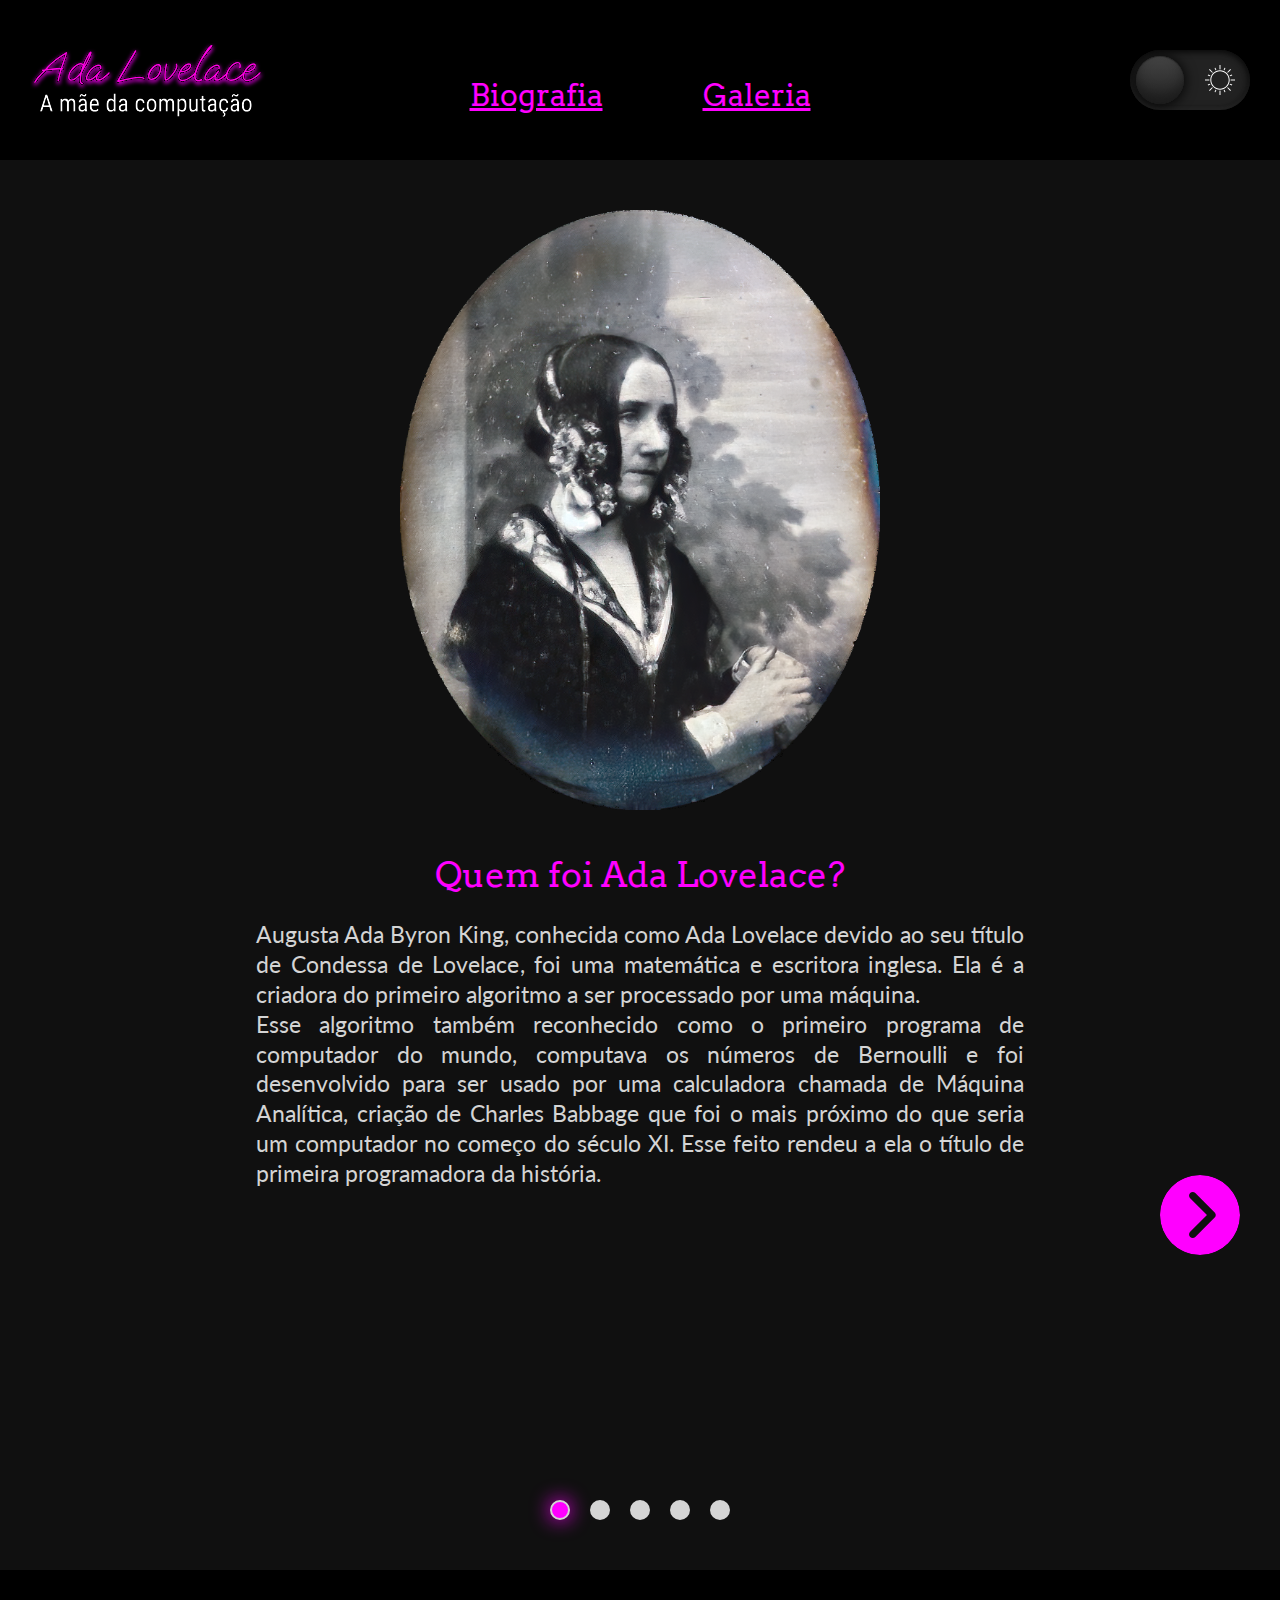
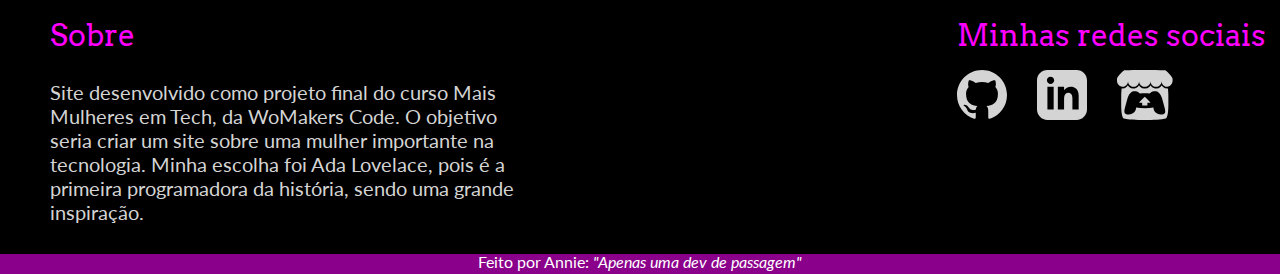
<file: index.html>
<!DOCTYPE html>
<html lang="pt-BR">

<head>
    <meta charset="UTF-8">
    <meta http-equiv="X-UA-Compatible" content="IE=edge">
    <meta name="viewport" content="width=device-width, initial-scale=1.0">
    <meta name="author" content="Annie Alves">
    <meta name="description" content="Site desenvolvido como Projeto Final do Potência Feminina: Mias mulheres ewm Tech, da WoMakers Code">

    <link rel="shortcut icon" type="image/png" href="./src/img/ada-icon.png">
    <link rel="preconnect" href="https://fonts.googleapis.com">
    <link rel="preconnect" href="https://fonts.gstatic.com" crossorigin>
    <link href="https://fonts.googleapis.com/css2?family=Lato&family=PT+Serif&display=swap" rel="stylesheet">
    <link href="https://fonts.googleapis.com/css2?family=Arvo&display=swap" rel="stylesheet">

    <link rel="stylesheet" href="./src/css/reset.css">
    <link rel="stylesheet" href="./src/css/style.css">
    <link rel="stylesheet" href="./src/css/responsive.css">

    <title>Ada Lovelace</title>



</head>

<body>
    <header class="header">
        <img class="logoAda" height="100px" class="logo" src="./src/img/AdaLogo.svg" alt="">
        <nav>
            <ul>
                <li>
                    <a class="nav-link" href="index.html">
                        Biografia
                    </a>
                </li>
                <li>
                    <a class="nav-link" href="galeria.html">
                        Galeria
                    </a>
                </li>
            </ul>
        </nav>
        <div>
            <div id="toggle">
                <i class="indicator">

                </i>
                <svg version="1.1" class="svg sun" xmlns="http://www.w3.org/2000/svg"
                    xmlns:xlink="http://www.w3.org/1999/xlink" x="0px" y="0px" viewBox="0 0 496 496"
                    style="enable-background:new 0 0 496 496;" xml:space="preserve">

                    <rect x="152.994" y="58.921" transform="matrix(0.3827 0.9239 -0.9239 0.3827 168.6176 -118.5145)"
                        width="40.001" height="16" />
                    <rect x="46.9" y="164.979" transform="matrix(0.9239 0.3827 -0.3827 0.9239 71.29 -12.4346)"
                        width="40.001" height="16" />
                    <rect x="46.947" y="315.048" transform="matrix(0.9239 -0.3827 0.3827 0.9239 -118.531 50.2116)"
                        width="40.001" height="16" />

                    <rect x="164.966" y="409.112" transform="matrix(-0.9238 -0.3828 0.3828 -0.9238 168.4872 891.7491)"
                        width="16" height="39.999" />

                    <rect x="303.031" y="421.036" transform="matrix(-0.3827 -0.9239 0.9239 -0.3827 50.2758 891.6655)"
                        width="40.001" height="16" />

                    <rect x="409.088" y="315.018" transform="matrix(-0.9239 -0.3827 0.3827 -0.9239 701.898 785.6559)"
                        width="40.001" height="16" />

                    <rect x="409.054" y="165.011" transform="matrix(-0.9239 0.3827 -0.3827 -0.9239 891.6585 168.6574)"
                        width="40.001" height="16" />
                    <rect x="315.001" y="46.895" transform="matrix(0.9238 0.3828 -0.3828 0.9238 50.212 -118.5529)"
                        width="16" height="39.999" />
                    <path d="M248,88c-88.224,0-160,71.776-160,160s71.776,160,160,160s160-71.776,160-160S336.224,88,248,88z M248,392
				c-79.4,0-144-64.6-144-144s64.6-144,144-144s144,64.6,144,144S327.4,392,248,392z" />
                    <rect x="240" width="16" height="72" />
                    <rect x="62.097" y="90.096" transform="matrix(0.7071 0.7071 -0.7071 0.7071 98.0963 -40.6334)"
                        width="71.999" height="16" />
                    <rect y="240" width="72" height="16" />

                    <rect x="90.091" y="361.915" transform="matrix(-0.7071 -0.7071 0.7071 -0.7071 -113.9157 748.643)"
                        width="16" height="71.999" />
                    <rect x="240" y="424" width="16" height="72" />

                    <rect x="361.881" y="389.915" transform="matrix(-0.7071 -0.7071 0.7071 -0.7071 397.8562 960.6281)"
                        width="71.999" height="16" />
                    <rect x="424" y="240" width="72" height="16" />
                    <rect x="389.911" y="62.091" transform="matrix(0.7071 0.7071 -0.7071 0.7071 185.9067 -252.6357)"
                        width="16" height="71.999" />
                </svg>
                <svg version="1.1" class="svg moon" xmlns="http://www.w3.org/2000/svg"
                    xmlns:xlink="http://www.w3.org/1999/xlink" x="0px" y="0px" viewBox="0 0 49.739 49.739"
                    style="enable-background:new 0 0 49.739 49.739;" xml:space="preserve">
                    <path d="M25.068,48.889c-9.173,0-18.017-5.06-22.396-13.804C-3.373,23.008,1.164,8.467,13.003,1.979l2.061-1.129l-0.615,2.268
       c-1.479,5.459-0.899,11.25,1.633,16.306c2.75,5.493,7.476,9.587,13.305,11.526c5.831,1.939,12.065,1.492,17.559-1.258v0
       c0.25-0.125,0.492-0.258,0.734-0.391l2.061-1.13l-0.585,2.252c-1.863,6.873-6.577,12.639-12.933,15.822
       C32.639,48.039,28.825,48.888,25.068,48.889z M12.002,4.936c-9.413,6.428-12.756,18.837-7.54,29.253
       c5.678,11.34,19.522,15.945,30.864,10.268c5.154-2.582,9.136-7.012,11.181-12.357c-5.632,2.427-11.882,2.702-17.752,0.748
       c-6.337-2.108-11.473-6.557-14.463-12.528C11.899,15.541,11.11,10.16,12.002,4.936z" />
                </svg>
                </label>
            </div>

        </div>
    </header>
    <main>
        <div class="port-c">
            <img class="p-ada" src="./src/img/ada fotografia.png" alt="">
        </div>

        <div class="wrapper">

            <div class="gradient-l">

                <svg class="arrow-left" id="previous" height="80px" version="1.1" xmlns="http://www.w3.org/2000/svg"
                    xmlns:xlink="http://www.w3.org/1999/xlink" viewBox="0 0 330 330" xml:space="preserve">
                    <path fill="currentColor" id="XMLID_6_" d="M165,0C74.019,0,0,74.019,0,165s74.019,165,165,165s165-74.019,165-165S255.981,0,165,0z M205.606,234.394 c5.858,5.857,5.858,15.355,0,21.213C202.678,258.535,198.839,260,195,260s-7.678-1.464-10.606-4.394l-80-79.998 c-2.813-2.813-4.394-6.628-4.394-10.606c0-3.978,1.58-7.794,4.394-10.607l80-80.002c5.857-5.858,15.355-5.858,21.213,0
                c5.858,5.857,5.858,15.355,0,21.213l-69.393,69.396L205.606,234.394z" />
                </svg>



            </div>

            <div class="gradient-r">
                <svg class="arrow-right" id="next" fill="#000000" height="80px" version="1.1"
                    xmlns="http://www.w3.org/2000/svg" xmlns:xlink="http://www.w3.org/1999/xlink" viewBox="0 0 330 330"
                    xml:space="preserve">
                    <path fill="currentColor" id="XMLID_2_"
                        d="M165,0C74.019,0,0,74.019,0,165s74.019,165,165,165s165-74.019,165-165S255.981,0,165,0z M225.606,175.605 l-80,80.002C142.678,258.535,138.839,260,135,260s-7.678-1.464-10.606-4.394c-5.858-5.857-5.858-15.355,0-21.213l69.393-69.396 l-69.393-69.392c-5.858-5.857-5.858-15.355,0-21.213c5.857-5.858,15.355-5.858,21.213,0l80,79.998 c2.814,2.813,4.394,6.628,4.394,10.606C230,168.976,228.42,172.792,225.606,175.605z" />
                </svg>
            </div>







            <div class="slider active">
                <section class="info">
                    <h3 class="title"> Quem foi Ada Lovelace?</h3>
                    <p class="texto">Augusta Ada Byron King, conhecida como Ada Lovelace devido ao seu título de
                        Condessa de Lovelace, foi uma matemática e escritora inglesa. Ela é a criadora do
                        primeiro algoritmo a ser processado por uma máquina.<br> Esse algoritmo também
                        reconhecido como o primeiro programa de computador do mundo, computava os números de
                        Bernoulli e foi desenvolvido para ser usado por uma calculadora chamada de Máquina
                        Analítica, criação de Charles Babbage que foi o mais próximo do que seria um computador
                        no começo do século XI. Esse feito rendeu a ela o título de primeira programadora da
                        história.
                    </p>
                </section>
            </div>


            <div class="slider">
                <section class="info">
                    <h3 class="title"> Nascimento e Infância</h3>
                    <p class="texto">Nascida em 10 de dezembro de 1815 em Londres, Ada é filha do poeta Lord
                        Byron e da matemática e baronesa Anne Isabella Milbanke.
                        <br>
                        Um mês após o seu nascimento seus pais se separam. Lord Bryon então se muda para Grécia,
                        onde faleceu durante a guerra, quando Ada tinha 8 anos. Sua mãe, com medo que Ada
                        seguisse os caminhos poéticos do pai (os quais ela considerava insanidades), decide
                        educar a garota de forma a promover o interesse dela por lógica matemática e música. Mas
                        Ada acreditava que a imaginação fosse essencial na ciência. Graças a essa imaginação,
                        aos 12 anos esc reveu um livro, Flyology, inspirado por seus fascínio por pássaros e sua
                        imaginação sobre como seria voar.
                        <br>
                        <br>
                    </p>
                    <p class="quote">
                        <em>“A imaginação é a faculdade da descoberta, predominantemente. É ela que penetra nos
                            mundos invisíveis que nos rodeiam, nos mundos da ciência.”
                            <br>
                            <br>
                            &nbsp - &nbsp Ada Lovelace</em>
                    </p>
                </section>
            </div>

            <div class="slider">
                <section class="info">
                    <h3 class="title"> Conhecendo Charles Babbage </h3>
                    <p class="texto">
                        Quando Ada tinha 17 anos ela conheceu a também matemática Mary Somerville, que traduzia
                        as obras do matemático e físico Pierre-Simon Laplace. Mary se tornou amiga e tutora de
                        Ada, a incentivando a estudar matemática e tecnologia.
                        Em 1834, aos 19 anos, Ada é convidada para um jantar na casa de Mary, e lá conhece o
                        matemático e inventor Charles Babbage. Durante o jantar Babbage comentou sobre o projeto
                        em que estava trabalhando. Se tratava de uma máquina diferencial, capaz de realizar
                        cálculos de polinômio de forma mecânica. Ada se interessou pelo assunto, mas de início a
                        parceria não ocorre. Ao visitar um parque industrial britânico, Ada se interessa pelo tear
                        mecânico de Jacquard, uma máquina que utilizava cartões perfurados para criar padrões
                        nos tecidos.
                    </p>
                </section>
            </div>


            <div class="slider">
                <section class="info">
                    <h3 class="title">Criação do primeiro algoritmo</h3>
                    <p class="texto">Em 1835 Ada casou-se com William 8th Baron King, com quem teve 3 filhos.
                        Porém, Ada adoece após o nascimento da segunda criança. Nesse periodo, ela volta a
                        estudar matemática, agora sob tutoria do matemático Augustus de Morgan. Nesse período
                        ela também se reaproxima de Babbage, e fica a parte de sua nova ideia, a máquina
                        análitica. Em 1842, Babbage expôs em um seminário seus cálculos sobre essa máquina.
                        Então, o engenheiro e matemático Luigi Menabrea fez do seminário um artigo em frânces,
                        publicado no mesmo ano. Então Babbage dá a Ada
                        a tarefa de traduzir o artigo para o inglês, adicionando suas notas pessoais. Em 1843
                        Ada termina a tradução, resultando em um texto 3 vezes maior que o original. As notas de Ada foram
                        classificadas de A a G, sendo a nota G que a virir a ser conhecida como o primeiro
                        algoritmo de computador do mundo. Se tratava de um algoritmo que computava os números
                        Bernoulli, sequência matemática de números racionais profundamente relacionada com a
                        teoria dos números. Esse foi o primeiro algoritmo de computador da história.</p>
                </section>
            </div>


            <div class="slider">
                <section class="info">
                    <h3 class="title"> Morte e legado</h3>
                    <p class="texto">Ada Lovelace morreu de câncer de útero, aos 36 anos, em 27 de Dezembro de
                        1852. Suas notas só foram publicadas mais de cem anos após sua morte. Alan Turing,
                        considerado o pai da computação moderna, referenciou o trabalho de Ada Lovelace. <br>
                        A linguagem de programação "Ada" foi criada em homenagem a ela pelo Departamento de Defesa
                        dos Estados Unidos e formalizada em 1980. Um ano depois, a Associação de Mulheres na
                        Computação criou o Prêmio Ada Lovelace. Em 1998, A Associação Britânica de Computação
                        criou a Medalha Lovelace.

                        Em 2016, em Londres, foi inaugurada a faculdade Ada National College for Digital Skills,
                        focada em tecnologia, em homenagem à cientista. Já em 27 de julho de 2018, o senador
                        americano Ron Wyden estabeleceu 9 de outubro como Dia Nacional Ada Lovelace, tendo como
                        justificativa honrar a vida e as contribuições dela “como uma das principais mulheres em
                        ciências e matemática” da história. Antes, toda terça-feira de outubro já era
                        considerada “Ada Lovelace Day”.

                    </p>
                </section>
            </div>

            <div class="btn-container">
                <button class="botao-info ativo"></button>
                <button class="botao-info"></button>
                <button class="botao-info"></button>
                <button class="botao-info"></button>
                <button class="botao-info"></button>
            </div>

        </div>

    </main>


    <footer class="footer">
        <div class="footer-container">
            <section class="about">
                <h4 class="title sobre">
                    Sobre
                </h4>
                <p class="info-site">
                    Site desenvolvido como projeto final do curso Mais Mulheres em Tech, da WoMakers Code. O objetivo
                    seria
                    criar um site sobre uma mulher importante na tecnologia. Minha escolha foi Ada Lovelace, pois é a
                    primeira programadora da história, sendo uma grande inspiração.
                </p>
            </section>

            <div class="social">
                <h4 class="title sobre">
                    Minhas redes sociais
                    <div class="icones-container">
                        <a class="link" aria-label="GitHub" target="blank" href="https://github.com/AnnieAlves/">
                            <svg xmlns="http://www.w3.org/2000/svg" width="50" height="50" viewBox="0 0 24 24">
                                <path fill="currentColor"
                                    d="M12 0c-6.626 0-12 5.373-12 12 0 5.302 3.438 9.8 8.207 11.387.599.111.793-.261.793-.577v-2.234c-3.338.726-4.033-1.416-4.033-1.416-.546-1.387-1.333-1.756-1.333-1.756-1.089-.745.083-.729.083-.729 1.205.084 1.839 1.237 1.839 1.237 1.07 1.834 2.807 1.304 3.492.997.107-.775.418-1.305.762-1.604-2.665-.305-5.467-1.334-5.467-5.931 0-1.311.469-2.381 1.236-3.221-.124-.303-.535-1.524.117-3.176 0 0 1.008-.322 3.301 1.23.957-.266 1.983-.399 3.003-.404 1.02.005 2.047.138 3.006.404 2.291-1.552 3.297-1.23 3.297-1.23.653 1.653.242 2.874.118 3.176.77.84 1.235 1.911 1.235 3.221 0 4.609-2.807 5.624-5.479 5.921.43.372.823 1.102.823 2.222v3.293c0 .319.192.694.801.576 4.765-1.589 8.199-6.086 8.199-11.386 0-6.627-5.373-12-12-12z" />
                            </svg>
                        </a>
                        <a class="link" aria-label="LinkedIn" target="blank"
                            href="https://www.linkedin.com/in/annie-alves/">
                            <svg xmlns="http://www.w3.org/2000/svg" width="50" height="50" viewBox="0 0 24 24">
                                <path fill="currentColor"
                                    d="M19 0h-14c-2.761 0-5 2.239-5 5v14c0 2.761 2.239 5 5 5h14c2.762 0 5-2.239 5-5v-14c0-2.761-2.238-5-5-5zm-11 19h-3v-11h3v11zm-1.5-12.268c-.966 0-1.75-.79-1.75-1.764s.784-1.764 1.75-1.764 1.75.79 1.75 1.764-.783 1.764-1.75 1.764zm13.5 12.268h-3v-5.604c0-3.368-4-3.113-4 0v5.604h-3v-11h3v1.765c1.396-2.586 7-2.777 7 2.476v6.759z" />
                            </svg>
                        </a>
                        <a class="link" aria-label="Itch.io" target="blank" href="https://firebenderannie.itch.io">
                            <svg xmlns="http://www.w3.org/2000/svg" height="50" viewBox="0 0 245.371 220.736">
                                <path fill="currentColor"
                                    d="M31.99 1.365C21.287 7.72.2 31.945 0 38.298v10.516C0 62.144 12.46 73.86 23.773 73.86c13.584 0 24.902-11.258 24.903-24.62 0 13.362 10.93 24.62 24.515 24.62 13.586 0 24.165-11.258 24.165-24.62 0 13.362 11.622 24.62 25.207 24.62h.246c13.586 0 25.208-11.258 25.208-24.62 0 13.362 10.58 24.62 24.164 24.62 13.585 0 24.515-11.258 24.515-24.62 0 13.362 11.32 24.62 24.903 24.62 11.313 0 23.773-11.714 23.773-25.046V38.298c-.2-6.354-21.287-30.58-31.988-36.933C180.118.197 157.056-.005 122.685 0c-34.37.003-81.228.54-90.697 1.365zm65.194 66.217a28.025 28.025 0 0 1-4.78 6.155c-5.128 5.014-12.157 8.122-19.906 8.122a28.482 28.482 0 0 1-19.948-8.126c-1.858-1.82-3.27-3.766-4.563-6.032l-.006.004c-1.292 2.27-3.092 4.215-4.954 6.037a28.5 28.5 0 0 1-19.948 8.12c-.934 0-1.906-.258-2.692-.528-1.092 11.372-1.553 22.24-1.716 30.164l-.002.045c-.02 4.024-.04 7.333-.06 11.93.21 23.86-2.363 77.334 10.52 90.473 19.964 4.655 56.7 6.775 93.555 6.788h.006c36.854-.013 73.59-2.133 93.554-6.788 12.883-13.14 10.31-66.614 10.52-90.474-.022-4.596-.04-7.905-.06-11.93l-.003-.045c-.162-7.926-.623-18.793-1.715-30.165-.786.27-1.757.528-2.692.528a28.5 28.5 0 0 1-19.948-8.12c-1.862-1.822-3.662-3.766-4.955-6.037l-.006-.004c-1.294 2.266-2.705 4.213-4.563 6.032a28.48 28.48 0 0 1-19.947 8.125c-7.748 0-14.778-3.11-19.906-8.123a28.025 28.025 0 0 1-4.78-6.155 27.99 27.99 0 0 1-4.736 6.155 28.49 28.49 0 0 1-19.95 8.124c-.27 0-.54-.012-.81-.02h-.007c-.27.008-.54.02-.813.02a28.49 28.49 0 0 1-19.95-8.123 27.992 27.992 0 0 1-4.736-6.155zm-20.486 26.49l-.002.01h.015c8.113.017 15.32 0 24.25 9.746 7.028-.737 14.372-1.105 21.722-1.094h.006c7.35-.01 14.694.357 21.723 1.094 8.93-9.747 16.137-9.73 24.25-9.746h.014l-.002-.01c3.833 0 19.166 0 29.85 30.007L210 165.244c8.504 30.624-2.723 31.373-16.727 31.4-20.768-.773-32.267-15.855-32.267-30.935-11.496 1.884-24.907 2.826-38.318 2.827h-.006c-13.412 0-26.823-.943-38.318-2.827 0 15.08-11.5 30.162-32.267 30.935-14.004-.027-25.23-.775-16.726-31.4L46.85 124.08C57.534 94.073 72.867 94.073 76.7 94.073zm45.985 23.582v.006c-.02.02-21.863 20.08-25.79 27.215l14.304-.573v12.474c0 .584 5.74.346 11.486.08h.006c5.744.266 11.485.504 11.485-.08v-12.474l14.304.573c-3.928-7.135-25.79-27.215-25.79-27.215v-.006l-.003.002z" />
                            </svg>
                        </a>
                    </div>
                </h4>

            </div>
        </div>
        <div class="credit">
            <p class="credit-text"> Feito por Annie: <em>"Apenas uma dev de passagem"</em></p>
        </div>



    </footer>

    <script src="./src/js/index.js"></script>
    <script src="./src/js/slider.js"></script>


</body>

</html>
</file>
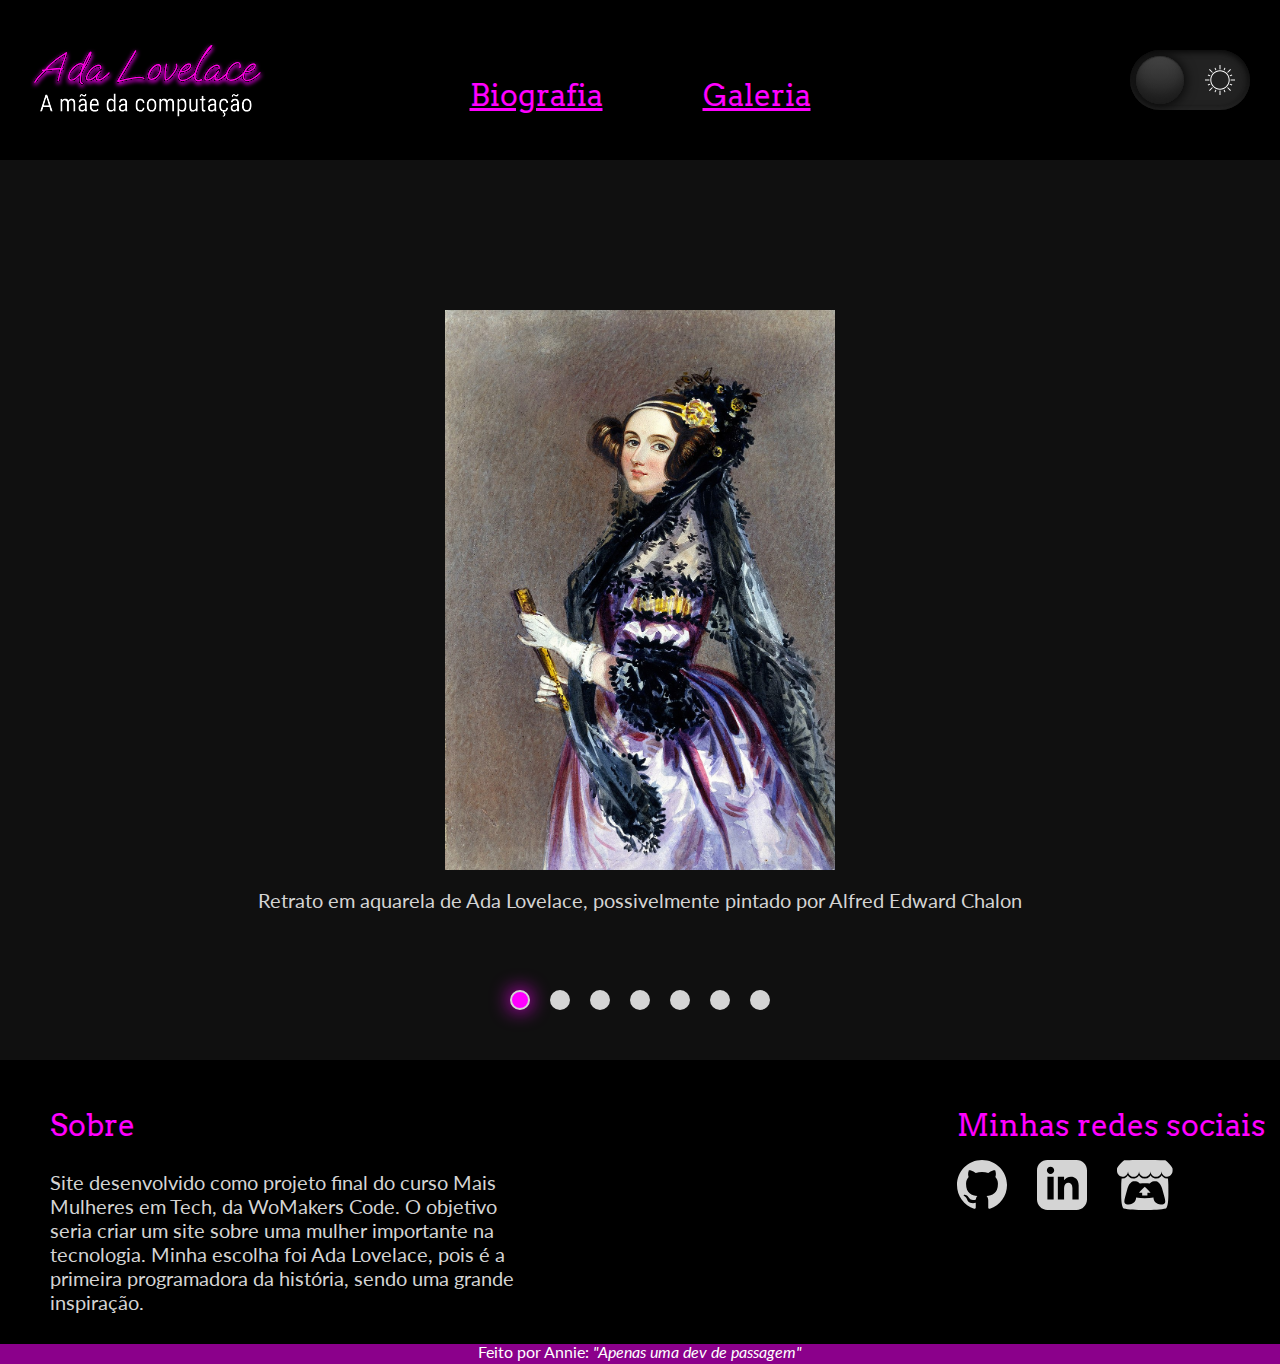
<file: galeria.html>
<!DOCTYPE html>
<html lang="pt-BR" class="dark-theme">

</html>

<head>
    <meta charset="UTF-8">
    <meta http-equiv="X-UA-Compatible" content="IE=edge">
    <meta name="viewport" content="width=device-width, initial-scale=1.0">
    <meta name="author" content="Annie Alves">
    <meta name="description"
        content="Site desenvolvido como Projeto Final do Potência Feminina: Mias mulheres ewm Tech, da WoMakers Code">

    <link rel="shortcut icon" type="image/png" href="./src/img/ada-icon.png">
    <link rel="preconnect" href="https://fonts.googleapis.com">
    <link rel="preconnect" href="https://fonts.gstatic.com" crossorigin>
    <link href="https://fonts.googleapis.com/css2?family=Lato&family=PT+Serif&display=swap" rel="stylesheet">
    <link href="https://fonts.googleapis.com/css2?family=Arvo&display=swap" rel="stylesheet">

    <link rel="stylesheet" href="./src/css/reset.css">
    <link rel="stylesheet" href="./src/css/style.css">
    <link rel="stylesheet" href="./src/css/responsive.css">

    <title>Ada Lovelace</title>



</head>

<body>

    <header class="header">
        <img class="logoAda" height="100px" class="logo" src="./src/img/Ada.svg" alt="">
        <nav>
            <ul>
                <li>
                    <a class="nav-link" href="index.html">
                        Biografia
                    </a>
                </li>
                <li>
                    <a class="nav-link" href="galeria.html">
                        Galeria
                    </a>
                </li>
            </ul>
        </nav>
        <div>
            <div id="toggle">
                <i class="indicator">

                </i>
                <svg version="1.1" class="svg sun" xmlns="http://www.w3.org/2000/svg"
                    xmlns:xlink="http://www.w3.org/1999/xlink" x="0px" y="0px" viewBox="0 0 496 496"
                    style="enable-background:new 0 0 496 496;" xml:space="preserve">

                    <rect x="152.994" y="58.921" transform="matrix(0.3827 0.9239 -0.9239 0.3827 168.6176 -118.5145)"
                        width="40.001" height="16" />
                    <rect x="46.9" y="164.979" transform="matrix(0.9239 0.3827 -0.3827 0.9239 71.29 -12.4346)"
                        width="40.001" height="16" />
                    <rect x="46.947" y="315.048" transform="matrix(0.9239 -0.3827 0.3827 0.9239 -118.531 50.2116)"
                        width="40.001" height="16" />

                    <rect x="164.966" y="409.112" transform="matrix(-0.9238 -0.3828 0.3828 -0.9238 168.4872 891.7491)"
                        width="16" height="39.999" />

                    <rect x="303.031" y="421.036" transform="matrix(-0.3827 -0.9239 0.9239 -0.3827 50.2758 891.6655)"
                        width="40.001" height="16" />

                    <rect x="409.088" y="315.018" transform="matrix(-0.9239 -0.3827 0.3827 -0.9239 701.898 785.6559)"
                        width="40.001" height="16" />

                    <rect x="409.054" y="165.011" transform="matrix(-0.9239 0.3827 -0.3827 -0.9239 891.6585 168.6574)"
                        width="40.001" height="16" />
                    <rect x="315.001" y="46.895" transform="matrix(0.9238 0.3828 -0.3828 0.9238 50.212 -118.5529)"
                        width="16" height="39.999" />
                    <path d="M248,88c-88.224,0-160,71.776-160,160s71.776,160,160,160s160-71.776,160-160S336.224,88,248,88z M248,392
				c-79.4,0-144-64.6-144-144s64.6-144,144-144s144,64.6,144,144S327.4,392,248,392z" />
                    <rect x="240" width="16" height="72" />
                    <rect x="62.097" y="90.096" transform="matrix(0.7071 0.7071 -0.7071 0.7071 98.0963 -40.6334)"
                        width="71.999" height="16" />
                    <rect y="240" width="72" height="16" />

                    <rect x="90.091" y="361.915" transform="matrix(-0.7071 -0.7071 0.7071 -0.7071 -113.9157 748.643)"
                        width="16" height="71.999" />
                    <rect x="240" y="424" width="16" height="72" />

                    <rect x="361.881" y="389.915" transform="matrix(-0.7071 -0.7071 0.7071 -0.7071 397.8562 960.6281)"
                        width="71.999" height="16" />
                    <rect x="424" y="240" width="72" height="16" />
                    <rect x="389.911" y="62.091" transform="matrix(0.7071 0.7071 -0.7071 0.7071 185.9067 -252.6357)"
                        width="16" height="71.999" />
                </svg>
                <svg version="1.1" class="svg moon" xmlns="http://www.w3.org/2000/svg"
                    xmlns:xlink="http://www.w3.org/1999/xlink" x="0px" y="0px" viewBox="0 0 49.739 49.739"
                    style="enable-background:new 0 0 49.739 49.739;" xml:space="preserve">
                    <path d="M25.068,48.889c-9.173,0-18.017-5.06-22.396-13.804C-3.373,23.008,1.164,8.467,13.003,1.979l2.061-1.129l-0.615,2.268
       c-1.479,5.459-0.899,11.25,1.633,16.306c2.75,5.493,7.476,9.587,13.305,11.526c5.831,1.939,12.065,1.492,17.559-1.258v0
       c0.25-0.125,0.492-0.258,0.734-0.391l2.061-1.13l-0.585,2.252c-1.863,6.873-6.577,12.639-12.933,15.822
       C32.639,48.039,28.825,48.888,25.068,48.889z M12.002,4.936c-9.413,6.428-12.756,18.837-7.54,29.253
       c5.678,11.34,19.522,15.945,30.864,10.268c5.154-2.582,9.136-7.012,11.181-12.357c-5.632,2.427-11.882,2.702-17.752,0.748
       c-6.337-2.108-11.473-6.557-14.463-12.528C11.899,15.541,11.11,10.16,12.002,4.936z" />
                </svg>
                </label>
            </div>

        </div>
    </header>



    <div class="conteudo">
        <div class="img-container">
            <div class="image active">
                <img class="img" src="./src/img/Watercolour portrait of Ada King, Countess of Lovelace, c. 1840, possibly by Alfred Edward Chalon.jpg" alt="Aquarela de Ada Lovelace">
                <p class="img-desc"> Retrato em aquarela de Ada Lovelace, possivelmente pintado por Alfred Edward Chalon</p>
            </div>


            <div class="image">
                <img class="img" src="./src/img/Ada_Lovelace_child_portrait_Somerville_College.jpg">
                <p class="img-desc"> Retrato de Ada Lovelace aos 7 anos</p>
            </div>

            <div class="image">
                <img class="img" src="./src/img/Ada_Byron_aged_seventeen_(1832).jpg">
                <p class="img-desc"> Ada Lovelace aos 17 anos</p>
            </div>


            <div class="image">
                <img class="img" src="./src/img/Portrait of Ada by British painter Margaret Sarah Carpenter (1836).jpg">
                <p class="img-desc"> Retrato de Ada, pintado em 1836 por Margaret Sarah Carpenter </p>
            </div>


            <div class="image">
                <img class="img" src="./src/img/ada fotografia.png">
                <p class="img-desc">  Daguerreótipo, tirada por Antoine Claudet em 1843 </p>
            </div>

            <div class="image">
                <img class="img" src="./src/img/nota g.jpg">
                <p class="img-desc">  Diagrama da "nota G", primeiro algoritmo de computador </p>
            </div>


            <div class="image">
                <img class="img" src="./src/img/desenho-maquina-analitica.png">
                <p class="img-desc">  Representação gráfica da Máquina Analítica, de Charles Babbage</p>
            </div>      

        </div>        

    

        <div class="btn-container">
            <button class="botao-info ativo"></button>
            <button class="botao-info"></button>
            <button class="botao-info"></button>
            <button class="botao-info"></button>
            <button class="botao-info"></button>
            <button class="botao-info"></button>
            <button class="botao-info"></button>
        </div>

    </div>






    <footer class="footer">
        <div class="footer-container">
            <section class="about">
                <h4 class="title sobre">
                    Sobre
                </h4>
                <p class="info-site">
                    Site desenvolvido como projeto final do curso Mais Mulheres em Tech, da WoMakers Code. O objetivo
                    seria
                    criar um site sobre uma mulher importante na tecnologia. Minha escolha foi Ada Lovelace, pois é a
                    primeira programadora da história, sendo uma grande inspiração.
                </p>
            </section>

            <div class="social">
                <h4 class="title sobre">
                    Minhas redes sociais
                    <div class="icones-container">
                        <a class="link" aria-label="GitHub" target="blank" href="https://github.com/AnnieAlves/">
                            <svg xmlns="http://www.w3.org/2000/svg" width="50" height="50" viewBox="0 0 24 24">
                                <path fill="currentColor"
                                    d="M12 0c-6.626 0-12 5.373-12 12 0 5.302 3.438 9.8 8.207 11.387.599.111.793-.261.793-.577v-2.234c-3.338.726-4.033-1.416-4.033-1.416-.546-1.387-1.333-1.756-1.333-1.756-1.089-.745.083-.729.083-.729 1.205.084 1.839 1.237 1.839 1.237 1.07 1.834 2.807 1.304 3.492.997.107-.775.418-1.305.762-1.604-2.665-.305-5.467-1.334-5.467-5.931 0-1.311.469-2.381 1.236-3.221-.124-.303-.535-1.524.117-3.176 0 0 1.008-.322 3.301 1.23.957-.266 1.983-.399 3.003-.404 1.02.005 2.047.138 3.006.404 2.291-1.552 3.297-1.23 3.297-1.23.653 1.653.242 2.874.118 3.176.77.84 1.235 1.911 1.235 3.221 0 4.609-2.807 5.624-5.479 5.921.43.372.823 1.102.823 2.222v3.293c0 .319.192.694.801.576 4.765-1.589 8.199-6.086 8.199-11.386 0-6.627-5.373-12-12-12z" />
                            </svg>
                        </a>
                        <a class="link" aria-label="LinkedIn" target="blank"
                            href="https://www.linkedin.com/in/annie-alves/">
                            <svg xmlns="http://www.w3.org/2000/svg" width="50" height="50" viewBox="0 0 24 24">
                                <path fill="currentColor"
                                    d="M19 0h-14c-2.761 0-5 2.239-5 5v14c0 2.761 2.239 5 5 5h14c2.762 0 5-2.239 5-5v-14c0-2.761-2.238-5-5-5zm-11 19h-3v-11h3v11zm-1.5-12.268c-.966 0-1.75-.79-1.75-1.764s.784-1.764 1.75-1.764 1.75.79 1.75 1.764-.783 1.764-1.75 1.764zm13.5 12.268h-3v-5.604c0-3.368-4-3.113-4 0v5.604h-3v-11h3v1.765c1.396-2.586 7-2.777 7 2.476v6.759z" />
                            </svg>
                        </a>
                        <a class="link" aria-label="Itch.io" target="blank" href="https://firebenderannie.itch.io">
                            <svg xmlns="http://www.w3.org/2000/svg" height="50" viewBox="0 0 245.371 220.736">
                                <path fill="currentColor"
                                    d="M31.99 1.365C21.287 7.72.2 31.945 0 38.298v10.516C0 62.144 12.46 73.86 23.773 73.86c13.584 0 24.902-11.258 24.903-24.62 0 13.362 10.93 24.62 24.515 24.62 13.586 0 24.165-11.258 24.165-24.62 0 13.362 11.622 24.62 25.207 24.62h.246c13.586 0 25.208-11.258 25.208-24.62 0 13.362 10.58 24.62 24.164 24.62 13.585 0 24.515-11.258 24.515-24.62 0 13.362 11.32 24.62 24.903 24.62 11.313 0 23.773-11.714 23.773-25.046V38.298c-.2-6.354-21.287-30.58-31.988-36.933C180.118.197 157.056-.005 122.685 0c-34.37.003-81.228.54-90.697 1.365zm65.194 66.217a28.025 28.025 0 0 1-4.78 6.155c-5.128 5.014-12.157 8.122-19.906 8.122a28.482 28.482 0 0 1-19.948-8.126c-1.858-1.82-3.27-3.766-4.563-6.032l-.006.004c-1.292 2.27-3.092 4.215-4.954 6.037a28.5 28.5 0 0 1-19.948 8.12c-.934 0-1.906-.258-2.692-.528-1.092 11.372-1.553 22.24-1.716 30.164l-.002.045c-.02 4.024-.04 7.333-.06 11.93.21 23.86-2.363 77.334 10.52 90.473 19.964 4.655 56.7 6.775 93.555 6.788h.006c36.854-.013 73.59-2.133 93.554-6.788 12.883-13.14 10.31-66.614 10.52-90.474-.022-4.596-.04-7.905-.06-11.93l-.003-.045c-.162-7.926-.623-18.793-1.715-30.165-.786.27-1.757.528-2.692.528a28.5 28.5 0 0 1-19.948-8.12c-1.862-1.822-3.662-3.766-4.955-6.037l-.006-.004c-1.294 2.266-2.705 4.213-4.563 6.032a28.48 28.48 0 0 1-19.947 8.125c-7.748 0-14.778-3.11-19.906-8.123a28.025 28.025 0 0 1-4.78-6.155 27.99 27.99 0 0 1-4.736 6.155 28.49 28.49 0 0 1-19.95 8.124c-.27 0-.54-.012-.81-.02h-.007c-.27.008-.54.02-.813.02a28.49 28.49 0 0 1-19.95-8.123 27.992 27.992 0 0 1-4.736-6.155zm-20.486 26.49l-.002.01h.015c8.113.017 15.32 0 24.25 9.746 7.028-.737 14.372-1.105 21.722-1.094h.006c7.35-.01 14.694.357 21.723 1.094 8.93-9.747 16.137-9.73 24.25-9.746h.014l-.002-.01c3.833 0 19.166 0 29.85 30.007L210 165.244c8.504 30.624-2.723 31.373-16.727 31.4-20.768-.773-32.267-15.855-32.267-30.935-11.496 1.884-24.907 2.826-38.318 2.827h-.006c-13.412 0-26.823-.943-38.318-2.827 0 15.08-11.5 30.162-32.267 30.935-14.004-.027-25.23-.775-16.726-31.4L46.85 124.08C57.534 94.073 72.867 94.073 76.7 94.073zm45.985 23.582v.006c-.02.02-21.863 20.08-25.79 27.215l14.304-.573v12.474c0 .584 5.74.346 11.486.08h.006c5.744.266 11.485.504 11.485-.08v-12.474l14.304.573c-3.928-7.135-25.79-27.215-25.79-27.215v-.006l-.003.002z" />
                            </svg>
                        </a>
                    </div>
                </h4>

            </div>
        </div>
        <div class="credit"><p class="credit-text"> Feito por Annie: <em>"Apenas uma dev de passagem"</em></p></div>
       


    </footer>
    <script src="./src/js/index.js"></script>
    <script src="./src/js/galeria.js"></script>

</body>



</html>
</file>
<file: src/css/style.css>
:root {
  --mainColor: magenta;
  --lightGrey: #d4d4d4;
  --darkGray: #101010;
  --black: black;
  --white: #ddd;  
  --titleFont: "PT-Serif";
  --glow: var(--mainColor);
  --bgColor: var(--darkGray);
  --textColor: var(--lightGrey);
  --headerColor: var(--black);
  --arrowColor: var(--mainColor);
  --buttonStroke: var(--lightGrey);

}

.light-theme {

  --bgColor: var(--lightGrey);
  --textColor: var(--darkGray);
  --headerColor: var(--white);
  --arrowColor: var(--darkGray);
  --buttonStroke: var(--mainColor);
  --glow: rgba(0, 0, 0, 0);
}

html, body { 
  height: 100%;
  width: 100%;
  
}



body {
  font-family: 'Lato', sans-serif;
  background-color: var(--bgColor);
  overflow: scroll;
  height: 100vh;
  width: 100vw;
  overflow-x: hidden;
  
  
}

.header {
  position: relative;
  display: flex;
  flex-direction: row;
  background-color: var(--headerColor);
  padding: 0 30px;
  height: 160px;
  align-items: center;
  justify-content: space-between;
}



ul {
  display: flex;
  flex-direction: row;
  right: 50%;
  position: absolute;
  right: 50%;
  transform: translateX(50%);
}


.nav-link {
  margin: 0 50px;
  color: var(--mainColor);
  font-size: 30px;
}

/* CSS style for togggle theme button */

#toggle {
  position: relative;
  width: 120px;
  height: 60px;
  border-radius: 60px;
  background: #222;
  transition: 0.5s;
  box-shadow: inset 0 2px 5px 1px rgba(0, 0, 0, 0.5),
              inset -2px 0px 8px rgba(0, 0, 0, .4),
              inset 0 -2px 3px rgba(160, 160, 160, 0.15);
  cursor: pointer;
}

#toggle.active-toggle {
  background: #fff;
  box-shadow: inset 0 2px 15px rgba(0, 0, 0, 0.2),
              inset 0 2px 4px rgba(0, 0, 0, 0.6),
              inset 0 -2px 3px rgba(0, 0, 0, 0.2);
}

#toggle .indicator {
  position: absolute;
  top: 0;
  left: 0;
  width: 60px;
  height: 60px;
  background: linear-gradient(to bottom, #444, #222);
  border-radius: 50%;
  transform: scale(0.8);
  box-shadow: 0 1px 15px 2px rgba(0, 0, 0, 0.8),
              inset 0 1px 1px rgba(15, 15, 15, 0.4),
              inset 0 -10px 15px rgba(26, 26, 26, 0.8);
  transition: 0.5s;
  z-index: 1;
}

#toggle.active-toggle .indicator {
  left: 60px;
  background: linear-gradient(to bottom, #dddddd, #fafafa);
  box-shadow: 2px 2px 20px rgba(0, 0, 0, 0.4),
              inset 0 4px 4px rgba(255, 255, 255, 0.8),
              inset 0px -5px 5px rgba(255, 255, 255, 1);
}

.svg {
  position: absolute;
  width: 30px;
  top: 15px
}

.svg.moon {
  left: 15px;
  fill: #000;
  transition: 0.3s;
}


.svg.sun {
  left: 75px;
  fill: #fff;
  transition: 0.3s;
}



.port-c{
  
  padding: 50px;
  display: flex;
  justify-content: center;
  z-index: 2;
  height: auto;
  position: relative;
}

.p-ada{
  
  margin: auto;
  height: 600px;
}

.wrapper{   
  height: 700px;
  padding: 5px;
  position: relative;
  display: flex;
  justify-content: center;
  align-items: center;
}

.conteudo{

  width: 100%;
  position: relative;
  padding: 0;
  background-color: var(--bgColor);
  height: 900px;
  top: 0;
  display: flex;
  flex-direction: column;
  justify-content: center;

}

.arrow-left,
.arrow-right {
  position: absolute;
  width: 80px;
  height: 80px;
  top: 50%;
  left: 40px;
  transform: translateY(-50%);
  color: var(--arrowColor);
  background: transparent;
  cursor: pointer;
  border-radius: 50%;
  z-index: 2;
  transition: 0.2s;
  pointer-events: auto;
}

.arrow-right {
  right: 40px;
  left: auto;
}

.arrow-left:hover,
.arrow-right:hover {

  box-shadow: 0 0 30px 10px rgba(255,0,255,0.7);

}

.arrow-left:active,
.arrow-right:active{
  scale: 0.8;
}







.hidden {
  display: none;
}




.slider {
  width: 100%;
  height: 100%;
  position: absolute;
  transition: all 0.5s ease-in-out;
  display: flex;
  opacity: 0;
  justify-content: center;
}
  

.slider.active {  
  opacity: 1;
  transform: translateX(0%);
}

.slider.next {
  transform: translateX(100%);
}

.slider.prev {
  transform: translateX(-100%);
}

.img-container{  
  justify-content: center;
  align-items: center;
  height: 800px;
  margin: auto;
  width: 60%;
  overflow: hidden;
  left: 10%;
  top: 25px;
}

.image{
  display: none;  
  margin: auto;
  height: 800px;
  overflow: hidden;
  gap: 20px;
  animation: mudarImagem 2s;
  text-align: center;
}

.image.active{
  display: flex;
  flex-direction: column;
  justify-content: center;
  align-items: center;
}

.img{
  bottom: 0;
  width: 80%; 
  height: 80%; 
  object-fit: contain;
}

.img-desc{
  color: var(--textColor);
  font-size: 20px;
}




.info{
  width: 70%;
  font-size: 32px;
  line-height: 1.3em;
  color: var(--textColor);
  text-align: justify;
}

.quote {
  line-height: 1.1em;
  font-size: 25px;
  font-style: italic;
}

.info .title {
  text-align: center;
}

.title,
a {
  font-family: 'Arvo', serif;
}


.title {
  font-size: 45px;
  margin: 0 0 30px 0;
  color: var(--mainColor);
}

.btn-container {
  display: flex;
  position: absolute;
  left: 50%;
  transform: translate(-50%);
  bottom: 50px;
  flex-direction: row;
  align-content: center;
  justify-content: center;
  gap: 20px;
}


.botao-info {
  height: 20px;
  width: 20px;
  border-radius: 50%;
  border: 2px solid transparent;
  cursor: pointer;
  border-color: var(--buttonStroke);
  transition: all 0.3s ease-in-out;
  background: var(--lightGrey);
}

.botao-info:hover{
  background: rgba(255,120,255,1);
  box-shadow: 0px 0px 20px rgba(var(--glow),0.5);
}

.botao-info.ativo {
  
  background-color: var(--mainColor);
  box-shadow: 0px 0px 20px var(--glow);
}

.footer{
  background-color: var(--headerColor);
  min-height: 300px;
  height: auto;  
  position: relative;
}

.footer-container{
  margin: auto;
  display: flex;
  justify-content: space-between;  
  width: 95%;
  height: 100%;  
  padding: 50px;

}

.social {
  right: 60px;
}

.about {
  width: 40%;
}

.title.sobre {
  font-size: 30px;
}

.info-site {
  color: var(--textColor);
  font-size: 20px;
  line-height: 1.2em;
}

.icones-container {
  display: flex;
  flex-direction: row;
  top: 20px;  
  gap: 30px;
}


.link {
  color: var(--textColor);
  position: relative;  
  top: 20px;
  box-sizing: border-box; 
  transition: color 0.01s ease-in-out, transform 0.6s ease-in-out;  
}

.link:hover {
  transform: scale(1.5);
}



@keyframes mudarImagem{
  from{
      opacity:0.2;
  }
  to{
      opacity: 1;
  }
}



.credit{
  position: absolute;
  bottom: 0;
  background: darkmagenta;
  height: 20px;
  width: 100%;
  text-align: center;
}

.credit-text{
  color: white;
}

em{
  font-style: italic;
}
</file>
<file: src/css/responsive.css>
@media (max-width: 2200px) { 

    .info {
        width: 70%;
        font-size: 28px;
        line-height: 1.3em;
    }
}



@media (max-width: 1900px) {

   

    .info {
        font-size: 25px;
        line-height: 1.3em;
    }

    .title {
        font-size: 35px;
    }
}


@media (max-width: 1400px) {


    .info {
        width: 60%;
        font-size: 23px;
    }

    .title {
        font-size: 35px;
    }

    .logoAda {
        height: 75px;
    }

    .img-container {
        height: 700px;
        margin: auto;
        width: 60%;
    }

    .image {
        display: none;
        height: 100%;
        margin: auto;
        width: auto;
        overflow: hidden;
        gap: 20px;
        animation: mudarImagem 2s;
    }
}



@media (max-width: 1200px) {

  

    .info {
        width: 50%;
        font-size: 20px;
    }

    .title {
        font-size: 35px;
    }

    .logoAda {
        height: 75px;
    }

    .nav-link {
        margin: 0 30px;
        font-size: 20px;
    }

    .footer {
        height: 600px;


    }
}


@media (max-width: 1050px) {


    .info {
        width: 50%;
        font-size: 18px;
        line-height: 1.3em;
    }

    .title {
        font-size: 32px;
        line-height: 1.3em;
    }

    .logoAda {
        height: 75px;
    }

    .nav-link {
        margin: 0 30px;
        font-size: 20px;
    }
}


@media (max-width: 970px) {

   body{
    overflow-x: hidden;
   }

    .info {
        width: 50%;
        font-size: 18px;
        line-height: 1.3em;
    }

    .title {
        font-size: 30px;
        line-height: 1.3em;
    }

    .logoAda {
        height: 65px;
    }

    .nav-link {
        margin: 0 20px;
        font-size: 20px;
    }

    .footer{
        height: 1000px;
    }
}




@media (max-width: 850px) {

   

    .info {
        width: 50%;
        font-size: 16px;
        line-height: 1.3em;
    }

    .title {
        font-size: 35px;
        line-height: 1.3em;
    }

    .logoAda {
        height: 65px;
    }

    .nav-link {
        margin: 0 10px;
        font-size: 15px;
    }

    .footer {        
        height: 500px;
        
    }

    .social {
        margin: auto;
        right: 0;
    }


    .footer-container {
        display: flex;
        flex-direction: column;
        justify-content: space-between;
        align-content: center;
        align-items: center;
        gap: 120px;
        padding: 10px;
    }

    .icones-container {
        justify-content: center;
        align-items: center;
        margin: auto;
        ;
    }

    .about {
        width: 80%;
    }

    .sobre.title {
        text-align: center;
    }


}





@media (max-width: 650px) {

    

    .social {
        margin: auto;
        right: 0;
    }

    .info {
        width: 50%;
        font-size: 13px;
        line-height: 1.3em;
    }

    .title {
        font-size: 35px;
    }

    .logoAda {
        height: 40px;
    }

    .nav-link {
        margin: 0 10px;
        font-size: 15px;
    }


    .footer {
        height: 500px;
        padding: 20px;
    }

    .social {
        margin: auto;
        position: relative;
    }

    .arrow-left,
    .arrow-right {
        height: 50px;
        width: 50px;
    }

    .footer-container {
        display: flex;
        flex-direction: column;
        justify-content: space-between;
        align-content: center;
        align-items: center;
        gap: 120px;
        padding: 10px;
    }

    .icones-container {
        justify-content: center;
        align-items: center;
        margin: auto;
    }
    
    .credit{
        left: 0;
        width: 100%;
    }




    .quote {
        line-height: 1.1em;
        font-size: 15px;
        font-style: italic;
    }

}


@media (max-width: 475px) {



    .info {
        width: 50%;
        font-size: 12px;
        line-height: 1.1em;
    }

    .p-ada{
        height: 400px;
    }

    .title {
        font-size: 35px;
        line-height: 1.3em;
    }

    .logoAda {
        display: none;
    }

    .header {
        display: flex;
        flex-direction: column;
        justify-content: space-around;
        align-items: center;
    }

    #toggle {
        margin: 10px;
    }

    .nav-link {
        margin: 30px;
        font-size: 15px;
    }

    .image {
        height: 550px;
        width: auto;
    }


    .footer {
        height: 600px;
        padding: 15px;
    }

    .social {
        margin: auto;
        position: relative;
    }

    .arrow-left,
    .arrow-right {
        height: 50px;
        width: 50px;
    }

    .footer-container {
        display: flex;
        flex-direction: column;
        justify-content: space-between;
        align-content: center;
        align-items: center;
        gap: 120px;
        padding: 10px;
    }

    .icones-container {
        justify-content: center;
        align-items: center;
        margin: auto;
        ;
    }

    .about {
        width: 80%;
    }

    .quote {
        line-height: 1.1em;
        font-size: 15px;
        font-style: italic;
    }

}
</file>
